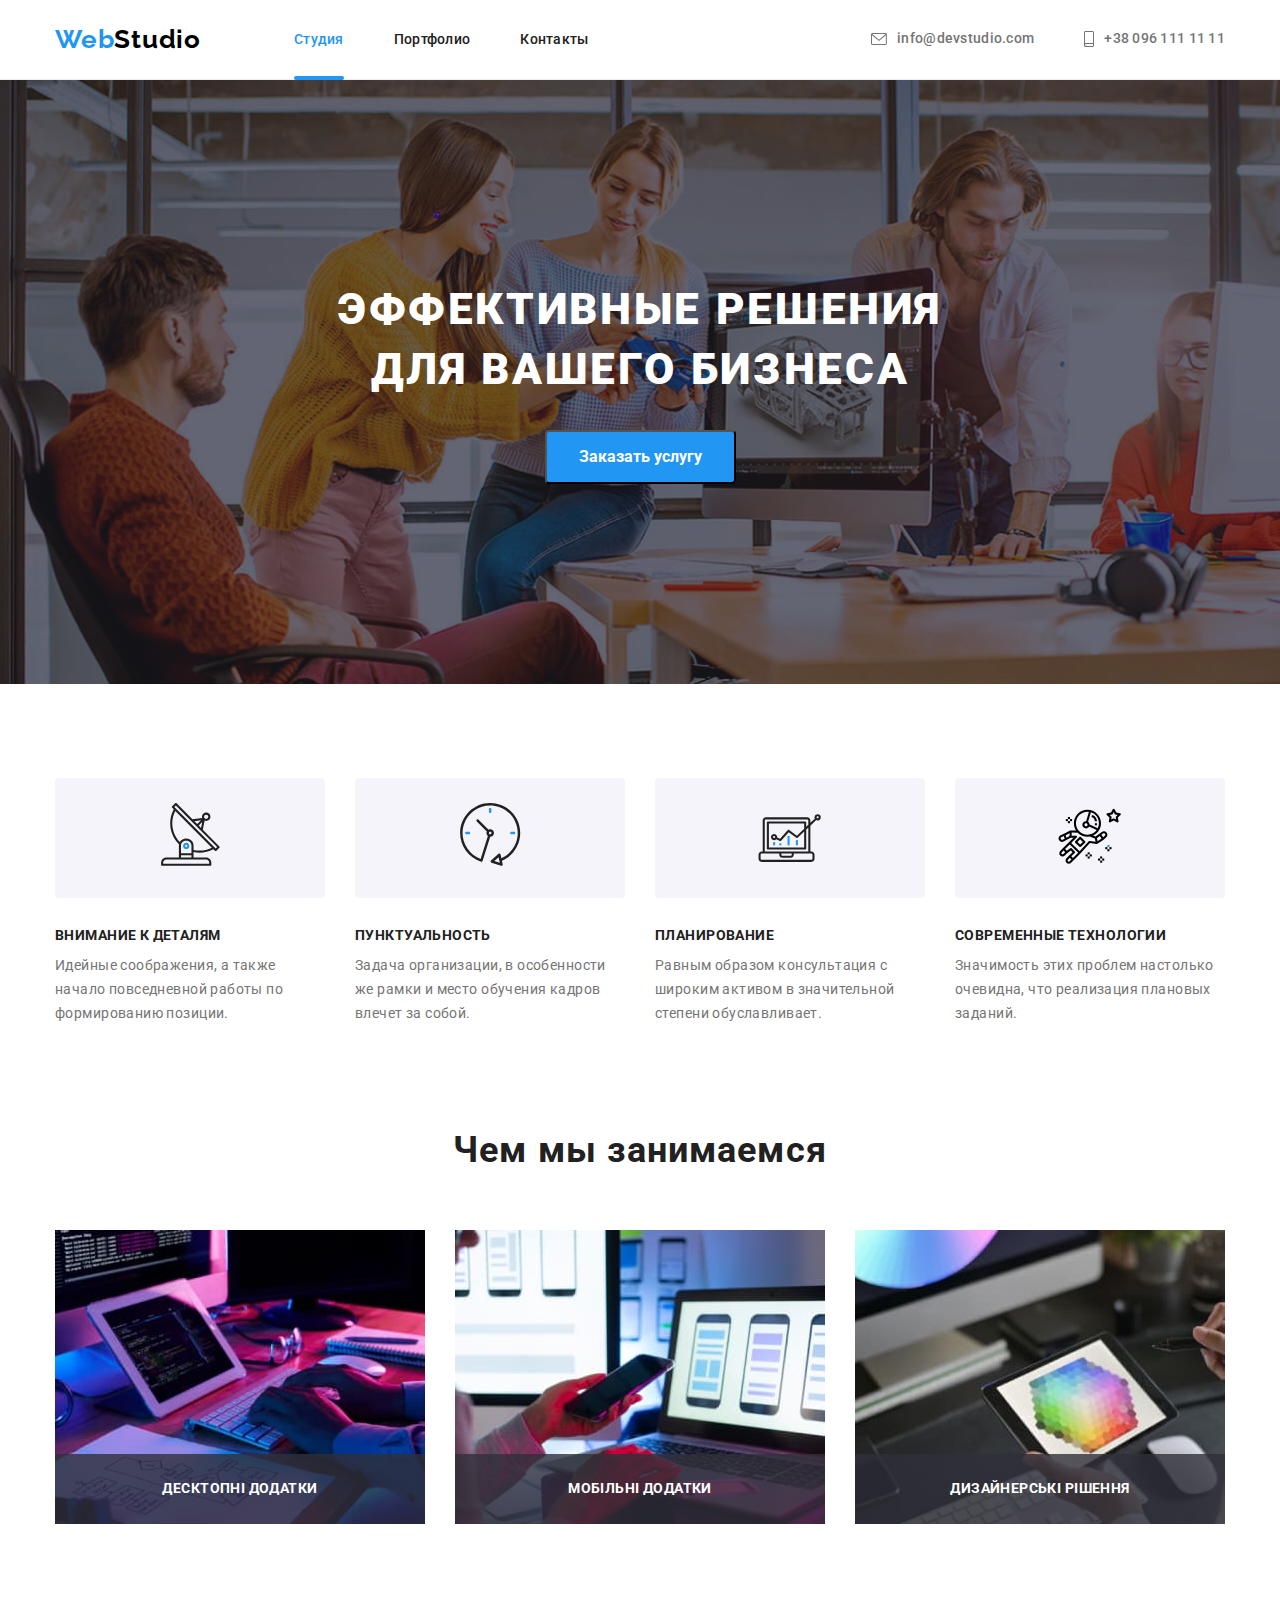
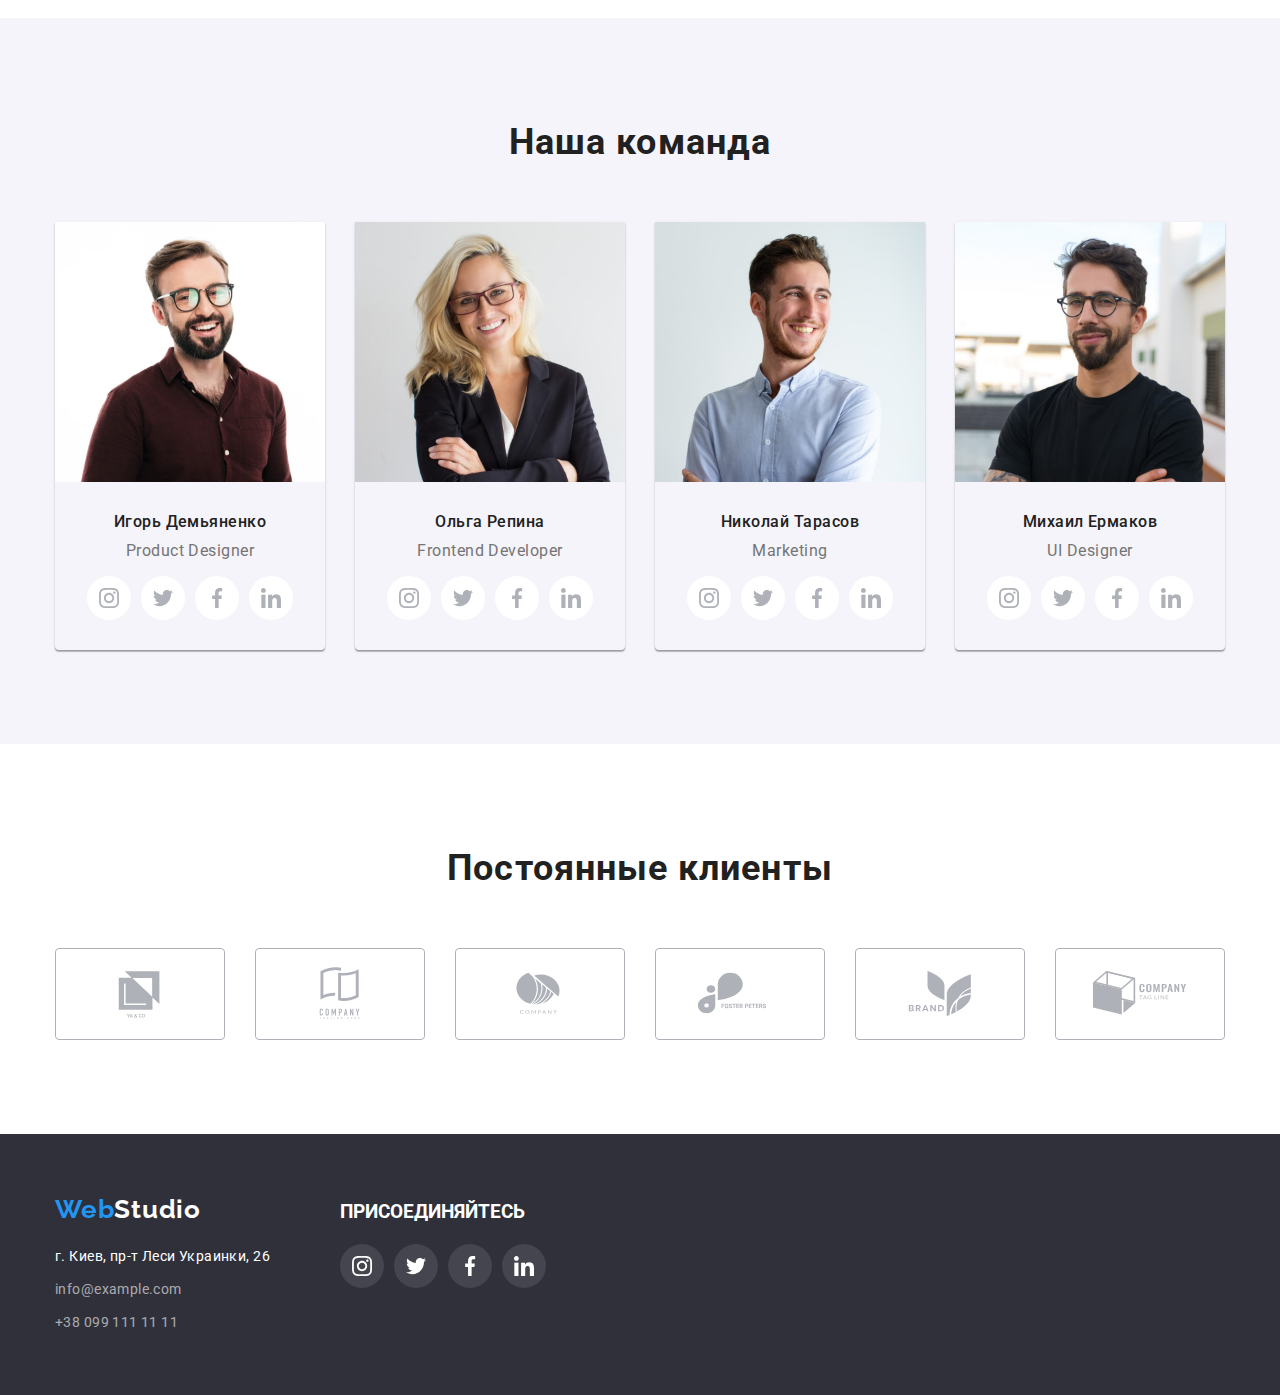
<file: index.html>
<!DOCTYPE html>

<html lang="ru">
	<head>
		<meta charset="UTF-8" />
		<meta http-equiv="X-UA-Compatible" content="IE=edge" />
		<meta name="viewport" content="width=device-width, initial-scale=1.0" />
		<title>Document</title>
		<link rel="preconnect" href="https://fonts.googleapis.com" />
		<link rel="preconnect" href="https://fonts.gstatic.com" crossorigin />
		<link
			href="https://fonts.googleapis.com/css2?family=Raleway:wght@700&family=Roboto:wght@400;500;700;900&display=swap"
			rel="stylesheet"
		/>
		<link
			rel="stylesheet"
			href="https://cdn.jsdelivr.net/npm/modern-normalize@1.1.0/modern-normalize.min.css"
		/>
		<link rel="stylesheet" href="./css/styles.css" />
	</head>
	<!-- HEADER -->
	<body>
		<header class="page-header">
			<div class="container page-header-container">
				<nav class="page-nav">
					<a class="link logo" href=""
						>Web<span class="logo-part">Studio</span></a
					>
					<ul class="menu list">
						<li class="menu-item">
							<a class="menu-link link current" href="./index.html">Студия</a>
						</li>
						<li class="menu-item">
							<a class="menu-link link" href="./portfolio.html">Портфолио</a>
						</li>
						<li class="menu-item">
							<a class="menu-link link" href="./contact.html">Контакты</a>
						</li>
					</ul>
				</nav>
				<ul class="list header-mail">
					<li class="menu-item">
						<a class="link contact" href="mailto:info@devstudio.com"
							>info@devstudio.com
							<svg class="contact-header" width="16" height="12">
								<use href="./images/sprite.svg#icon-envelope"></use>
							</svg>
						</a>
					</li>
					<li class="menu-item">
						</svg>
						<a class="link contact" href="tel:+380961111111"
							>+38 096 111 11 11
							<svg class="contact-header" width="10" height="16">
							   <use href="./images/sprite.svg#icon-smartphone"></use>
							</svg>
						</a>
					</li>
				</ul>
			</div>
		</header>
		<!-- HERO -->
		<main>
			<section class="hero-main">
				<div class="container">
					<h1 class="hero-title">Эффективные решения для вашего бизнеса</h1>
					<button class="modal-btn" type="button" data-modal-open>Заказать услугу</button>
				</div>
			</section>
			<!-- ABOUT -->
			<section class="about">
				<div class="container">
					<h2 class="about-title" hidden>Наши преимущества</h2>
					<ul class="list about-section">
						<li class="servise-title">
							<div class="our-advantage">
								<svg class="advantage-icon" width="70"
										height="70">
									<use
										href="./images/sprite.svg#icon-antenna"
									></use>
								</svg>
							</div>
							<h3 class="services">Внимание к деталям</h3>
							<p class="section-discription">
								Идейные соображения, а также начало повседневной работы по
								формированию позиции.
							</p>
						</li>
						<li class="servise-title">
							<div class="our-advantage">
								<svg class="advantage-icon" width="70"
										height="70">
									<use
										href="./images/sprite.svg#icon-clock"
									></use>
								</svg>
							</div>
							<h3 class="services">Пунктуальность</h3>
							<p class="section-discription">
								Задача организации, в особенности же рамки и место обучения
								кадров влечет за собой.
							</p>
						</li>
						<li class="servise-title">
							<div class="our-advantage">
								<svg class="advantage-icon" width="70"
										height="70">
									<use
										href="./images/sprite.svg#icon-diagram"
									></use>
								</svg>
							</div>
							<h3 class="services">Планирование</h3>
							<p class="section-discription">
								Равным образом консультация с широким активом в значительной
								степени обуславливает.
							</p>
						</li>
						<li class="servise-title">
							<div class="our-advantage">
								<svg class="advantage-icon" width="70"
										height="70">
									<use
										href="./images/sprite.svg#icon-astronaut"
									></use>
								</svg>
							</div>
							<h3 class="services">Современные технологии</h3>
							<p class="section-discription">
								Значимость этих проблем настолько очевидна, что реализация
								плановых заданий.
							</p>
						</li>
					</ul>
				</div>
			</section>
			<!--IMAGES  -->
			<section class="section-image">
				<div class="container">
					<h2 class="subtitle second-title">Чем мы занимаемся</h2>
					<ul class="list about-section">
						<li class="position">
							<img
								src="./images/dz1/img.jpg"
								alt="работа за компьютером"
								width="370"
								height="294"
							/>
							<p class="activity title-activity">
								Десктопні додатки
							</p>
						</li>
						<li class="position">
							<img
								src="./images/dz1/img1.jpg"
								alt="работа за компьютером"
								width="370"
								height="294"
							/>
							<p class="activity title-activity">Мобільні додатки</p>
						</li>
						<li class="position">
							<img
								src="./images/dz1/img2.jpg"
								alt="работа за компьютером"
								width="370"
								height="294"
							/>
							<p class="activity title-activity">Дизайнерські рішення</p>
						</li>
					</ul>
				</div>
			</section>
			<!-- FOTO COMMAND -->
			<section class="team">
				<div class="container">
					<h2 class="subtitle second-title">Наша команда</h2>
					<ul class="list about-section">
						<li class="command">
							<img
								src="./images/dz1/igor-demyaninko.jpg"
								alt="Фото дизайнера"
								width="270"
								height="260"
							/>
							<div class="team-main">
								<h3 class="command-list-foto">Игорь Демьяненко</h3>
								<p class="about-list-foto" lang="en">Product Designer</p>
								<ul class="social-list list">
									<li class="social-list-item">
										<a href="" class="social-list-link">
											<svg class="social-list-icon" width="20" height="20">
												<use href="./images/sprite.svg#icon-instagram"></use>
											</svg>
										</a>
									</li>
									<li class="social-list-item">
										<a href="" class="social-list-link">
											<svg class="social-list-icon" width="20" height="20">
												<use href="./images/sprite.svg#icon-twitter"></use>
											</svg>
										</a>
									</li>
									<li class="social-list-item">
										<a href="" class="social-list-link">
											<svg class="social-list-icon" width="20" height="20">
												<use href="./images/sprite.svg#icon-facebook"></use>
											</svg>
										</a>
									</li>
									<li class="social-list-item">
										<a href="" class="social-list-link">
											<svg class="social-list-icon" width="20" height="20">
												<use href="./images/sprite.svg#icon-linkedin"></use>
											</svg>
										</a>
									</li>
								</ul>
							</div>
						</li>
						<li class="command">
							<img
								src="./images/dz1/olga-repina.jpg"
								alt="Фото фронтенд разработчика"
								width="270"
								height="260"
							/>
							<div class="team-main">
								<h3 class="command-list-foto">Ольга Репина</h3>
								<p class="about-list-foto" lang="en">Frontend Developer</p>
								<ul class="social-list list">
									<li class="social-list-item">
										<a href="" class="social-list-link">
											<svg class="social-list-icon" width="20" height="20">
												<use href="./images/sprite.svg#icon-instagram"></use>
											</svg>
										</a>
									</li>
									<li class="social-list-item">
										<a href="" class="social-list-link">
											<svg class="social-list-icon" width="20" height="20">
												<use href="./images/sprite.svg#icon-twitter"></use>
											</svg>
										</a>
									</li>
									<li class="social-list-item">
										<a href="" class="social-list-link">
											<svg class="social-list-icon" width="20" height="20">
												<use href="./images/sprite.svg#icon-facebook"></use>
											</svg>
										</a>
									</li>
									<li class="social-list-item">
										<a href="" class="social-list-link">
											<svg class="social-list-icon" width="20" height="20">
												<use href="./images/sprite.svg#icon-linkedin"></use>
											</svg>
										</a>
									</li>
								</ul>
							</div>
						</li>
						<li class="command">
							<img
								src="./images/dz1/nikolai-tarasov.jpg"
								alt="Фото маркетолога"
								width="270"
								height="260"
							/>
							<div class="team-main">
								<h3 class="command-list-foto">Николай Тарасов</h3>
								<p class="about-list-foto" lang="en">Marketing</p>
								<ul class="social-list list">
									<li class="social-list-item">
										<a href="" class="social-list-link">
											<svg class="social-list-icon" width="20" height="20">
												<use href="./images/sprite.svg#icon-instagram"></use>
											</svg>
										</a>
									</li>
									<li class="social-list-item">
										<a href="" class="social-list-link">
											<svg class="social-list-icon" width="20" height="20">
												<use href="./images/sprite.svg#icon-twitter"></use>
											</svg>
										</a>
									</li>
									<li class="social-list-item">
										<a href="" class="social-list-link">
											<svg class="social-list-icon" width="20" height="20">
												<use href="./images/sprite.svg#icon-facebook"></use>
											</svg>
										</a>
									</li>
									<li class="social-list-item">
										<a href="" class="social-list-link">
											<svg class="social-list-icon" width="20" height="20">
												<use href="./images/sprite.svg#icon-linkedin"></use>
											</svg>
										</a>
									</li>
								</ul>
							</div>
						</li>
						<li class="command">
							<img
								src="./images/dz1/mihail-ermakov.jpg"
								alt="Фото UI дизайнера"
								width="270"
								height="260"
							/>
							<div class="team-main">
								<h3 class="command-list-foto">Михаил Ермаков</h3>
								<p class="about-list-foto" lang="en">UI Designer</p>
								<ul class="social-list list">
									<li class="social-list-item">
										<a href="" class="social-list-link">
											<svg class="social-list-icon" width="20" height="20">
												<use href="./images/sprite.svg#icon-instagram"></use>
											</svg>
										</a>
									</li>
									<li class="social-list-item">
										<a href="" class="social-list-link">
											<svg class="social-list-icon" width="20" height="20">
												<use href="./images/sprite.svg#icon-twitter"></use>
											</svg>
										</a>
									</li>
									<li class="social-list-item">
										<a href="" class="social-list-link">
											<svg class="social-list-icon" width="20" height="20">
												<use href="./images/sprite.svg#icon-facebook"></use>
											</svg>
										</a>
									</li>
									<li class="social-list-item">
										<a href="" class="social-list-link">
											<svg class="social-list-icon" width="20" height="20">
												<use href="./images/sprite.svg#icon-linkedin"></use>
											</svg>
										</a>
									</li>
								</ul>
							</div>
						</li>
					</ul>
				</div>
			</section>
			<section class="clients-section">
				<div class="container">
					<h2 class="subtitle second-title">Постоянные клиенты</h2>
					<ul class="list list-client">
						<li class="client-item">
							<a href="" class="client-link">
								<svg class="client-list-icon" width="106" height="60">
								    <use href="./images/sprite.svg#icon-Logo"></use>
							    </svg>
							</a>
						</li>
						<li class="client-item">
							<a href="" class="client-link">
								<svg class="client-list-icon" width="106" height="60">
								    <use href="./images/sprite.svg#icon-Logo1"></use>
							    </svg>
							</a>
						</li>
						<li class="client-item">
							<a href="" class="client-link">
								<svg class="client-list-icon" width="106" height="60">
								  <use href="./images/sprite.svg#icon-Logo2"></use>
							    </svg>
						   </a>
						</li>
						<li class="client-item">
							<a href="" class="client-link">
								<svg class="client-list-icon" width="106" height="60">
								    <use href="./images/sprite.svg#icon-Logo3"></use>
							    </svg>
							</a>
						</li>
						<li class="client-item">
							<a href="" class="client-link">
								<svg class="client-list-icon" width="106" height="60">
								    <use href="./images/sprite.svg#icon-Logo4"></use>
							    </svg>
							</a>
						</li>
						<li class="client-item">
							<a href="" class="client-link">
								<svg class="client-list-icon" width="106" height="60">
								   <use href="./images/sprite.svg#icon-Logo5"></use>
							    </svg>
							</a>
						</li>
					</ul>
				</div>
			</section>
		</main>
		<!-- FOOTER -->
		<footer class="footer ">
			<div class="container footer-adress-social">
				<div>
					<a class="link foot-logo" href=""
					>Web<span class="logo-part-footer">Studio</span></a>
				<address class="address-footer">
					 <ul class="list foot-titl">
						<li class="link-footer">
							<a
								class="link mail address-main"
								href="https://goo.gl/maps/uzGqevMkrMjdxonUA"
								target="_blank"
								rel="noopener noreferrer"
								>г. Киев, пр-т Леси Украинки, 26</a
							>
						</li>
						<li class="link-footer">
							<a class="link address-main" href="mailto:info@example.com"
								>info@example.com</a
							>
						</li>
						<li class="link-footer">
							<a class="link address-main" href="tel:+380991111111"
								>+38 099 111 11 11</a
							>
						</li>
					</ul>
				</address>
				</div>
				<div class="footer-icon">
					<h3 class="footer-social">ПРИСОЕДИНЯЙТЕСЬ</h3>
					<ul class="footer-list list">
							<li class="footer-list-item">
								<a href="" class="footer-list-link">
									<svg class="footer-list-icon" width="20" height="20">
											<use href="./images/sprite.svg#icon-instagram"></use>
									</svg>
								</a>
							</li>
							<li class="footer-list-item">
								<a href="" class="footer-list-link">
									<svg class="footer-list-icon" width="20" height="20">
										<use href="./images/sprite.svg#icon-twitter"></use>
									</svg>
								</a>
							</li>
							<li class="footer-list-item">
								<a href="" class="footer-list-link">
									<svg class="footer-list-icon" width="20" height="20">
										<use href="./images/sprite.svg#icon-facebook"></use>
									</svg>
								</a>
							</li>
							<li class="footer-list-item">
								<a href="" class="footer-list-link">
									<svg class="footer-list-icon" width="20" height="20">
									     <use href="./images/sprite.svg#icon-linkedin"></use>
									</svg>
								</a>
							</li>
					</ul>
				</div>
			</div>
			<div class="backdrop is-hidden" data-modal>
			    <div class="modal">
				     <button type="button" class="modal-close-btn" data-modal-close>
						<svg class="modal-svg-btn" width="18" height="18">
							<use href="./images/sprite.svg#icon-modal-close"></use>
						</svg>
					 </button>
                </div>
			</div>
		</footer>
		<script src="./js/modal.js"></script>
	</body>
</html>
</file>
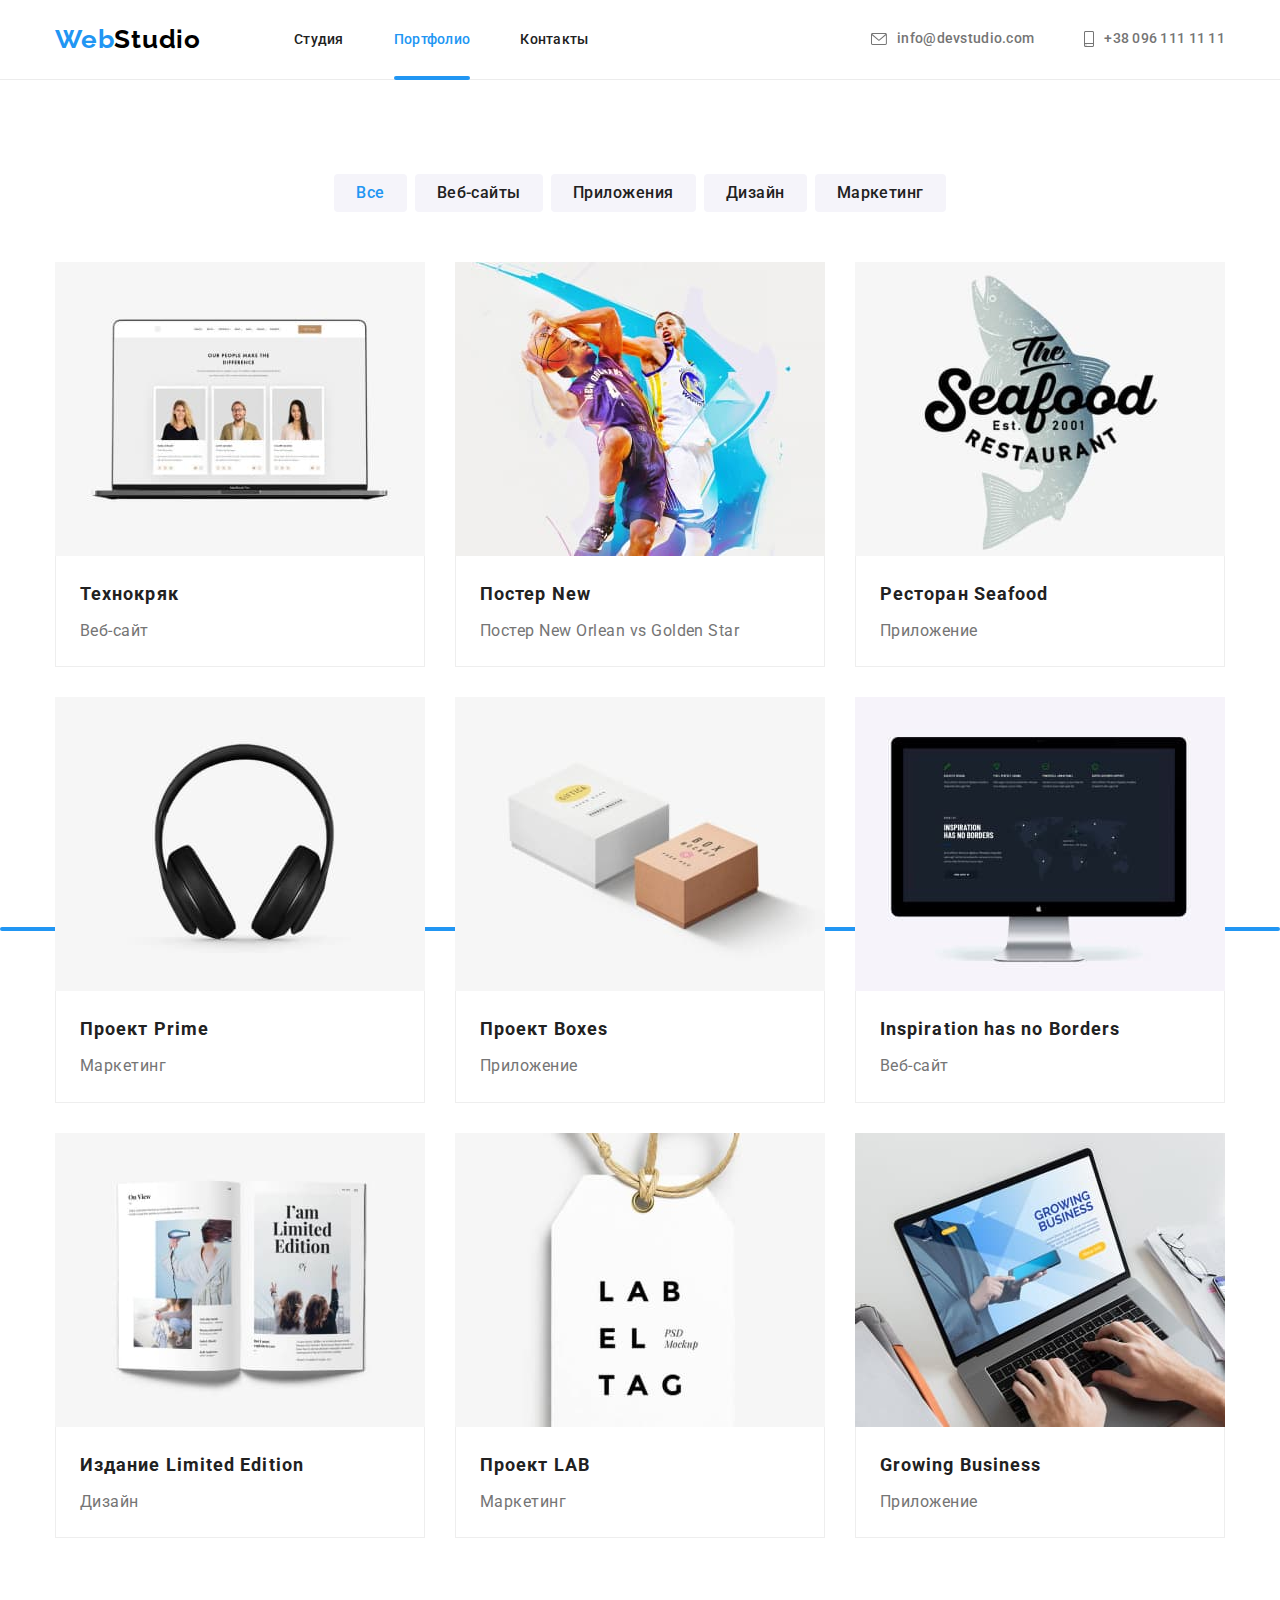
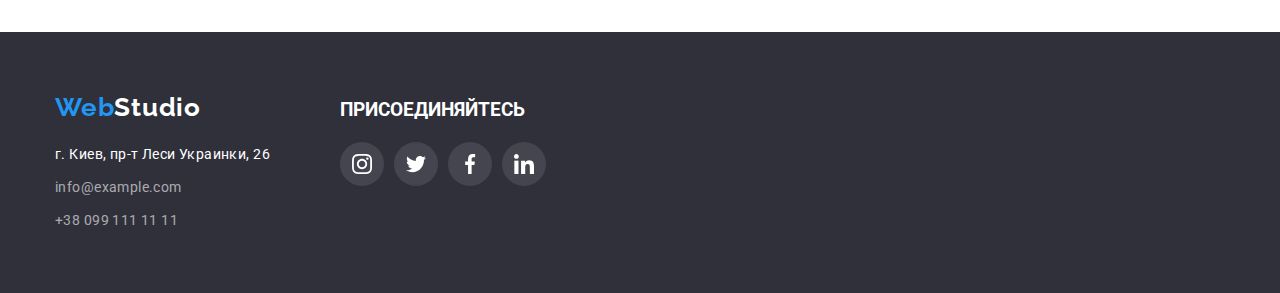
<file: portfolio.html>
<!DOCTYPE html>
<html lang="ru">
	<head>
		<meta charset="UTF-8" />
		<meta http-equiv="X-UA-Compatible" content="IE=edge" />
		<meta name="viewport" content="width=device-width, initial-scale=1.0" />
		<title>Document</title>
		<link rel="preconnect" href="https://fonts.googleapis.com" />
		<link rel="preconnect" href="https://fonts.gstatic.com" crossorigin />
		<link
			href="https://fonts.googleapis.com/css2?family=Raleway:wght@700&family=Roboto:wght@400;500;700;900&display=swap"
			rel="stylesheet"
		/>
		<link
			rel="stylesheet"
			href="https://cdn.jsdelivr.net/npm/modern-normalize@1.1.0/modern-normalize.min.css"
		/>
		<link rel="stylesheet" href="./css/styles.css" />
	</head>
	<body>
		<header class="page-header">
			<div class="container page-header-container">
				<nav class="page-nav">
					<a class="link logo" href=""
						>Web<span class="logo-part">Studio</span></a
					>
					<ul class="menu list">
						<li class="menu-item">
							<a class="menu-link link" href="./index.html">Студия</a>
						</li>
						<li class="menu-item">
							<a class="menu-link link current" href="./portfolio.html">Портфолио</a>
						</li>
						<li class="menu-item">
							<a class="menu-link link" href="./contact.html">Контакты</a>
						</li>
					</ul>
				</nav>
				<ul class="list header-mail">
					<li class="menu-item">
						<a class="link contact" href="mailto:info@devstudio.com"
							>info@devstudio.com
							<svg class="contact-header" width="16" height="12">
								<use href="./images/sprite.svg#icon-envelope"></use>
							</svg>
						</a>
					</li>
					<li class="menu-item">
						</svg>
						<a class="link contact" href="tel:+380961111111"
							>+38 096 111 11 11
							<svg class="contact-header" width="10" height="16">
							   <use href="./images/sprite.svg#icon-smartphone"></use>
							</svg>
						</a>
					</li>
				</ul>
			</div>
		</header>
		<!-- Section -->
		<main>
			<section class="one-section">
				<div class="container">
					<h1 hidden>Список работ</h1>
					<ul class="list second-section">
						<li class="btn-portfolio">
							<button class="modal-btn-white current" type="button">Все</button>
						</li>
						<li class="btn-portfolio">
							<button class="modal-btn-white" type="button">Веб-сайты</button>
						</li>
						<li class="btn-portfolio">
							<button class="modal-btn-white" type="button">Приложения</button>
						</li>
						<li class="btn-portfolio">
							<button class="modal-btn-white" type="button">Дизайн</button>
						</li>
						<li class="btn-portfolio">
							<button class="modal-btn-white" type="button">Маркетинг</button>
						</li>
					</ul>
					<ul class="list card">
						<li class="portfolio-section">
						   <a class="link portfolio-title" href="">
								<div class="portfolio-list-img">
									<img
									src="./images/dz2/photo_1.jpg"
									alt="Технокряк"
									width="370"/>
								    <p class="overlay">Ресурс пропонує комплексні пропозиції з різним рівнем функціоналу та сервісів. Все це дозволить відвідувачу отримати вичерпні відомості про компанію чи приватну особу.</p>
								</div>
								<div class="our-works">
									<h2 class="projects">Технокряк</h2>
									<p class="works">Веб-сайт</p>
								</div>
						   </a>
						</li>
						<li class="portfolio-section">
							<a class="link portfolio-title" href="">
								<div class="portfolio-list-img">
									<img
									src="./images/dz2/photo_2.jpg"
									alt="Growing Business"
									width="370"/>
                                   <p class="overlay">Ресурс пропонує комплексні пропозиції з різним рівнем функціоналу та сервісів. Все це дозволить відвідувачу отримати вичерпні відомості про компанію чи приватну особу.</p>
								</div>
								<div class="our-works">
									<h2 class="projects">Постер New</h2>
									<p class="works">Постер New Orlean vs Golden Star</p>
								</div>
							</a>
						</li>
						<li class="portfolio-section">
							<a class="link portfolio-title" href="">
								<div class="portfolio-list-img">
									<img
									src="./images/dz2/photo_3.jpg"
									alt="Growing Business"
									width="370"/>
									<p class="overlay">Ресурс пропонує комплексні пропозиції з різним рівнем функціоналу та сервісів. Все це дозволить відвідувачу отримати вичерпні відомості про компанію чи приватну особу.</p>
								</div>
								<div class="our-works">
									<h2 class="projects">Ресторан Seafood</h2>
									<p class="works">Приложение</p>
								</div>
							</a>
						</li>
						<li class="portfolio-section">
							<a class="link portfolio-title" href="">
								<div class="portfolio-list-img">
									<img
									src="./images/dz2/photo_4.jpg"
									alt="Growing Business"
									width="370"/>
									<p class="overlay">Ресурс пропонує комплексні пропозиції з різним рівнем функціоналу та сервісів. Все це дозволить відвідувачу отримати вичерпні відомості про компанію чи приватну особу.</p>
								</div>
								<div class="our-works">
									<h2 class="projects">Проект Prime</h2>
									<p class="works">Маркетинг</p>
								</div>
							</a>
						</li>
						<li class="portfolio-section">
							<a class="link portfolio-title" href="">
								<div class="portfolio-list-img">
									<img
									src="./images/dz2/photo_5.jpg"
									alt="Growing Business"
									width="370"/>
									<p class="overlay">Ресурс пропонує комплексні пропозиції з різним рівнем функціоналу та сервісів. Все це дозволить відвідувачу отримати вичерпні відомості про компанію чи приватну особу.</p>
								</div>
								<div class="our-works">
									<h2 class="projects">Проект Boxes</h2>
									<p class="works">Приложение</p>
								</div>
							</a>
						</li>
						<li class="portfolio-section">
							<a class="link portfolio-title" href="">
								<div class="portfolio-list-img">
									<img
									src="./images/dz2/photo_6.jpg"
									alt="Growing Business"
									width="370"/>
									<p class="overlay">Ресурс пропонує комплексні пропозиції з різним рівнем функціоналу та сервісів. Все це дозволить відвідувачу отримати вичерпні відомості про компанію чи приватну особу.</p>
								</div>
								<div class="our-works">
									<h2 class="projects">Inspiration has no Borders</h2>
									<p class="works">Веб-сайт</p>
								</div>
							</a>
						</li>
						<li class="portfolio-section">
							<a class="link portfolio-title" href="">
								<div class="portfolio-list-img">
									<img
									src="./images/dz2/photo_7.jpg"
									alt="Growing Business"
									width="370"/>
									<p class="overlay">Ресурс пропонує комплексні пропозиції з різним рівнем функціоналу та сервісів. Все це дозволить відвідувачу отримати вичерпні відомості про компанію чи приватну особу.</p>
								</div>
								<div class="our-works">
									<h2 class="projects">Издание Limited Edition</h2>
									<p class="works">Дизайн</p>
								</div>
							</a>
						</li>
						<li class="portfolio-section">
							<a class="link portfolio-title" href="">
								<div class="portfolio-list-img">
									<img
									src="./images/dz2/photo_8.jpg"
									alt="Growing Business"
									width="370"/>
									<p class="overlay">Ресурс пропонує комплексні пропозиції з різним рівнем функціоналу та сервісів. Все це дозволить відвідувачу отримати вичерпні відомості про компанію чи приватну особу.</p>
								</div>
								<div class="our-works">
									<h2 class="projects">Проект LAB</h2>
									<p class="works">Маркетинг</p>
								</div>
							</a>
						</li>
						<li class="portfolio-section">
							<a class="link portfolio-title" href="">
								<div class="portfolio-list-img">
									<img
									src="./images/dz2/photo_9.jpg"
									alt="Growing Business"
									width="370"/>
									<p class="overlay">Ресурс пропонує комплексні пропозиції з різним рівнем функціоналу та сервісів. Все це дозволить відвідувачу отримати вичерпні відомості про компанію чи приватну особу.</p>
								</div>
								<div class="our-works">
									<h2 class="projects">Growing Business</h2>
									<p class="works">Приложение</p>
								</div>
							</a>
						</li>
					</ul>
				</div>
			</section>
		</main>
		<!-- -----FOOTER----- -->
		<footer class="footer">
			<div class="container footer-adress-social">
				<div>
					<a class="link foot-logo" href=""
						>Web<span class="logo-part-footer">Studio</span></a
					>
					<address class="address-footer">
						<ul class="list foot-titl">
							<li class="link-footer">
								<a
									class="link mail address-main"
									href="https://goo.gl/maps/uzGqevMkrMjdxonUA"
									target="_blank"
									rel="noopener noreferrer"
									>г. Киев, пр-т Леси Украинки, 26</a
								>
							</li>
							<li class="link-footer">
								<a class="link address-main" href="mailto:info@example.com"
									>info@example.com</a
								>
							</li>
							<li class="link-footer">
								<a class="link address-main" href="tel:+380991111111"
									>+38 099 111 11 11</a
								>
							</li>
						</ul>
					</address>
				</div>
				<div class="footer-icon">
					<h3 class="footer-social">ПРИСОЕДИНЯЙТЕСЬ</h3>
					<ul class="footer-list list">
						<li class="footer-list-item">
							<a href="" class="footer-list-link">
								<svg class="footer-list-icon" width="20" height="20">
									<use href="./images/sprite.svg#icon-instagram"></use>
								</svg>
							</a>
						</li>
						<li class="footer-list-item">
							<a href="" class="footer-list-link">
								<svg class="footer-list-icon" width="20" height="20">
									<use href="./images/sprite.svg#icon-twitter"></use>
								</svg>
							</a>
						</li>
						<li class="footer-list-item">
							<a href="" class="footer-list-link">
								<svg class="footer-list-icon" width="20" height="20">
									<use href="./images/sprite.svg#icon-facebook"></use>
								</svg>
							</a>
						</li>
						<li class="footer-list-item">
							<a href="" class="footer-list-link">
								<svg class="footer-list-icon" width="20" height="20">
									<use href="./images/sprite.svg#icon-linkedin"></use>
								</svg>
							</a>
						</li>
					</ul>
				</div>
			</div>
		</footer>
		</div>
	</body>
</html>
</file>
<file: css/styles.css>
h1,h2,h3,h4,p {
    margin-top: 0;
    margin-bottom: 0;
}
ul,ol {
    margin-top: 0;
    margin-bottom: 0;
    padding-left: 0;
}
img {
    display: block;
}
button{
    cursor: pointer;
}

.list {
    list-style: none;
}
.link {
    text-decoration: none;
}
.container{
    width: 1200px;
    margin-left: auto;
    margin-right: auto;
    padding-left: 15px;
    padding-right: 15px;
}
:root{
    --transition: 250ms cubic-bezier(0.4, 0, 0.2, 1);
}
/* ==============COMPONENTS================ */

body{
    font-family: 'Roboto', sans-serif;
}
.modal-btn {
    padding-left: 32px;
    padding-right: 32px;
    padding-top: 10px;
    padding-bottom: 10px;
    font-family: inherit;
    font-weight: 700;
    font-size: 16px;
    line-height: 1.9;
    margin-bottom: 200px;
    
    margin-top: 40px;
    border-radius: 4px;
    margin: 0 auto;


    
    Offset:rgba(0, 0, 0, 0.15);
    

    color: #FFFFFF;
    background-color: #2196F3;
    transition: background-color var(--transition);
}

.modal-btn:hover,
.modal-btn:focus{
    background-color: #188ce8;
}

.services{
        font-weight: 700;
        font-size: 14px;
        line-height: 1.14;
        letter-spacing: 0.03em;
        text-transform: uppercase;
        margin-bottom: 10px;
    
        color: #212121;
}
.subtitle {
    font-weight: 700;
    font-size: 36px;
    line-height: 1.67;
    letter-spacing: 0.03em;

    color: #212121;
}

.section-discription {
    font-size: 14px;
    line-height: 1.71;
    /* or 171% */

    letter-spacing: 0.03em;

    color: #757575;
}
.section-image{
    padding-bottom: 94px;
}

/* ===============/COMPONENTS================ */

/* ===================HEADER================ */

.page-header-container{
    display: flex;
    align-items: center;
}
.page-header{
    padding-top: 24px;
    padding-bottom: 24px;
    border-bottom: 1px solid #ECECEC

}
.page-nav{
    display: flex;
    align-items: center;
    top: 0;
    left: 0;
    margin-right: 93px;
}
.menu{
    display: flex;
    align-items: center;
}
.header-mail{
    display: flex;
    align-items: center;
}
.menu-item:not(:last-child)
{margin-right: 50px;
}

.logo {
    font-family: 'Raleway', sans-serif;
        font-weight: 700;
        font-size: 26px;
        line-height: 1.19;
        letter-spacing: 0.03em;
        margin-right: 93px;
        color: #2196F3;
}
.logo-part {
    color: black;
}
.current{
    display: inline-block;
    color: #2196F3;
}
.current::after {
    position: absolute;
    content: " ";
   left: 0;
    bottom: 0;
    margin-bottom: -31px;
    width: 100%;
    height: 4px;
    background: rgb(33 150 243);
    border-radius: 2px;
}
.menu-item{
    position: relative;
}
.menu-link {
        font-weight: 500;
        font-size: 14px;
        line-height: 1.14;
        letter-spacing: 0.02em;
        transition: color var(--transition);
    
        color: #212121;
}
.menu-link:hover,
.menu-link:focus{
    color: #2196F3;
}
.contact{
      display: flex;
        justify-content: center;
        align-items: center;
        font-weight: 500;
        font-size: 14px;
        line-height: 1.14;
        letter-spacing: 0.02em;
        transition: color var(--transition);
    
        color: #757575;
}
.contact:hover,
.contact:focus
{color: #2196F3;}

.header-mail{
    margin-left: auto;
}
.contact-header{
    order: -1;
    fill: #757575;
    margin-right: 10px;
    cursor: pointer;
    fill: currentColor;
}
/*=====================/HEADER================ */

/* ====================HERO==================== */

.hero-main{
    background: #2F303A;
        max-width: 1600px;
        border-radius: 0px;
        margin: 0 auto;
        text-align: center;
        padding-top: 200px;
        padding-bottom: 200px;
    background-image: linear-gradient(rgba(47, 48, 58, 0.4), rgba(47, 48, 58, 0.4)), url(../images/hero/bg.jpg);
    background-size: cover;
    background-color: #C4C4C4;
    } 
  

.hero-btn{
    display: flex;
    justify-content: center;
    align-items: center;
}
.hero-title {
    width: 696px;
    font-weight: 900;
    font-size: 44px;
    line-height: 1.36;
    /* or 136% */
    text-align: center;
    margin: 0 auto;
    margin-bottom: 30px;
   
    letter-spacing: 0.06em;
    text-transform: uppercase;

    color: #FFFFFF;
}
/* ====================/HERO=============== */

/* ============ABOUT============ */
.about-section{
    display: flex;
    justify-content: space-between;
    flex-wrap: wrap;
}
.about{
    padding-bottom: 94px;
    padding-top: 94px;
}
.servise-title{
    width: 270px;

}
.our-advantage{
    display: flex;
    align-items: center;
    justify-content: center;

   background-color: #F5F4FA;
   width: 270px;
   height: 120px;
   border-radius: 4px;
   margin-bottom: 30px;
}
/*===========/ABOUT=========== */

/* ============Images============== */

.second-title{
    margin-bottom: 50px;
    text-align: center;
}


.title-activity {
    font-weight: 700;
    font-size: 14px;
    line-height: 1.14;
    letter-spacing: 0.03em;
    text-transform: uppercase;
}

.activity {
    display: flex;
    gap: 30px;
}
.activity.title-activity {
    position: absolute;
    bottom: 0;
    justify-content: center;
    align-items: center;
    width: 100%;
    height: 70px;
    color: #FFFFFF;
    background-color: rgb(47 48 58 / 80%);
}
.position{
    position: relative;
}
/* =============/Images========== */

/* =========FOTO COMAND========= */
.command-list-foto{
        font-weight: 500;
        font-size: 16px;
        line-height: 1.19;
        /* identical to box height */
        margin-bottom: 10px;
    
        text-align: center;
        letter-spacing: 0.03em;
    
        color: #212121;
}
.command-list{
    background: #F5F4FA;
    Width: 1600px;
    Height: 648px; 
    Top: 1449px;

}
.command{
    box-shadow: 0px 1px 3px rgba(0, 0, 0, 0.12), 0px 1px 1px rgba(0, 0, 0, 0.14), 0px 2px 1px rgba(0, 0, 0, 0.2);
    border-radius: 0px 0px 4px 4px;
}
.about-list-foto{
        font-size: 16px;
        line-height: 1.19;

        letter-spacing: 0.03em;
        text-align: center;
    
        color: #757575;
}
.team{
    background-color: #F5F4FA;
    padding-bottom: 94px;
    padding-top: 94px;
}
.team-main{
    padding-top: 30px;
    padding-bottom: 30px;
}
.social-list-link{
    display: flex;
    justify-content: center;
    align-items: center;
    width: 44px;
    height: 44px;
    border-radius: 50%;
    background-color: #FFFFFF;

    transition: background-color var(--transition);}

.social-list-link:hover,
.social-list-link:focus{
    background-color: #2196F3;
}

.social-list-link:hover .social-list-icon,
.social-list-link:focus .social-list-icon{
    fill: #FFFFFF;
}

.social-list{
    display: flex;
    justify-content: center;
    gap: 10px;
    margin-top: 16px;
}
.social-list-icon{
    fill: #AFB1B8;
    transition: fill var(--transition)
}


/* ================Clients========== */

.clients-section{
    padding-bottom: 94px;
    padding-top: 94px;
}

.list-client{
    display: flex;
    justify-content: space-between;
    align-items: center;
}

.client-link{
    display: flex;
    justify-content: center;
    align-items: center;
    width: 170px;
    height: 92px;
    border: 1px solid #AFB1B8;
    border-radius: 4px;
    cursor: pointer;

    transition: border-color var(--transition) ;
}

.client-list-icon{
    fill: #AFB1B8;
    transition: fill var(--transition);
}

.client-item:hover .client-list-icon,
.client-item:focus .client-list-icon{
    fill: #2196F3;
}
.client-link:hover,
.client-link:focus{
    border-color: #2196F3;

}
/* ================/Clients========== */
/* ==========FOOTER================== */
.footer{
    background: #2F303A;
    padding-top: 60px;
    padding-bottom: 60px;
    
}
.foot-logo{
    font-family: 'Raleway', sans-serif;
        font-weight: 700;
        font-size: 26px;
        line-height: 1.19;
        letter-spacing: 0.03em;
        color: #2196F3;
        margin-bottom: 20px;
}
.link-footer:not(:last-child){
    margin-bottom: 9px;
}
.address-footer{
    font-style: normal;
    margin-top: 20px;

}
 .logo-part-footer{
    color: #FFFFFF;
}
.address-main{
    font-size: 14px;
    line-height: 1.71;
    /* or 171% */

    letter-spacing: 0.03em;

    color: rgba(255, 255, 255, 0.6);
}
.mail {
    color: #FFFFFF;
}
.address-main:hover,
.address-main:focus {
    color: #2196F3;
}

.footer-social{
    font-family: 'Roboto', sans-serif;
    font-weight: 700;
    size: 14px; 
    Line-height: 1,14; 
    color: #FFFFFF;
    margin-bottom: 20px;
}

.footer-list-link{
       display: flex;
        justify-content: center;
        align-items: center;
        width: 44px;
        height: 44px;
        border-radius: 50%;
        background-color: rgba(255, 255, 255, 0.1);
        transition: background-color var(--transition);
}
.footer-list-link:hover,
.footer-list-link:focus{
    background-color: #2196F3;
}
   
.footer-list-icon{
    Fill: #FFFFFF;
    transition: fill var(--transition);
}
.footer-adress-social{
    display: flex;
    align-items: baseline;
}

.footer-icon{
    margin-left: 70px;
}

.footer-list{
    display: flex;
    flex-wrap: wrap;
    align-items: center;
    justify-content: center;
    gap: 10px;
}


/* ===========PORTFOLIO=========== */
.modal-btn-white{
    font-family: inherit;
        border: none;
        cursor: pointer;
        font-weight: 500;
        font-size: 16px;
        line-height: 1.63;
        padding-top: 6px;
        padding-bottom: 6px;
        padding-left: 22px;
        padding-right: 22px;
        /* identical to box height, or 162% */

        border-radius: 4px;
        letter-spacing: 0.03em;
    
        color: #212121;
        background: #F5F4FA;
        transition: color var(--transition), background var(--transition);
}

.modal-btn-white:hover,
.modal-btn-white:focus{
    color: #FFFFFF;
    background: #2196F3;
}
.second-section{
    display: flex;
    align-items: center;
    justify-content: center;
    margin-bottom: 50px;
}
       
.works{
    line-height: 1.9;
    /* identical to box height, or 188% */

    letter-spacing: 0.03em;

    color: #757575;}

.projects{
        font-weight: 700;
        font-size: 18px;
        line-height: 2;
        margin-bottom: 4px;
        /* identical to box height, or 200% */
    
        letter-spacing: 0.06em;
    
        color: #212121;
}
.btn-portfolio:not(:last-child){
    margin-right: 8px;
}
.current {
    color: #2196F3;
}
.portfolio-main{
    margin-bottom: 94px;
}
.card{ 
    display: flex;
    justify-content: space-between;
    flex-wrap: wrap;
    gap: 30px;
}
.our-works{
    padding-left: 24px;
    padding-top: 20px;
    padding-bottom: 20px;
    padding-right: 24px;
    border: 1px solid #EEEEEE;
    border-top: none;
  
}
.one-section{
    padding-top: 94px;
    padding-bottom: 94px;
}
.portfolio-title:hover,
.portfolio-title:focus{
    box-shadow: 1px 1px rgba(0, 0, 0, 0.12),
        0px 4px 4px rgba(0, 0, 0, 0.06),
        1px 4px 6px rgba(0, 0, 0, 0.16);
}

.portfolio-list-img {
    position: relative;
    overflow: hidden;
}

.overlay{
    position: absolute;
    font-size: 18px; 
    line-height: 28px;
    left: 0;
    top: 0; 
    width: 100%;
    height: 100%;
    overflow: auto;
    transform: translate(0,100%);
    transition: transform var(--transition);

    padding-top: 63px;
    padding-bottom: 63px;
    padding-left: 24px;
    padding-right: 24px;
    color: #FFFFFF;
    background-color: rgba(33, 150, 243, 0.9);
}
.portfolio-title{
    display: block;
}

.portfolio-title:hover .overlay,
.portfolio-title:focus{
    transform: translate(0, 0);
}

/* ===========ModalWindow========== */
.backdrop {
    position: fixed;
    z-index: 100;
    top: 0;
    left: 0;
    width: 100%;
    height: 100%;
    background-color: rgba(0, 0, 0, 0.2);
    transition: opacity var(--transition), visibility var(--transition)
}

.backdrop.is-hidden{
    opacity: 0;
    visibility: hidden;
    pointer-events: none;
}
.modal{
    position: absolute;
    top: 50%;
    left: 50%;
    transform: translate(-50%,-50%);
   width: 528px;
   height: 580px;
   background-color: #FFFFFF;
}
.modal-close-btn{
    position: absolute;
    top: 10px;
    right: 10px;
    display: flex;
    justify-content: center;
    align-items: center;
    width: 30px;
    height: 30px;
    border-radius: 50%;
    background-color: transparent;
    border: 1px solid #555555;
    padding: 0;
    transition: border-color var(--transition);
}
.modal-close-btn:hover,
.modal-close-btn:focus{
    border-color: #2196F3;
}
.modal-close-btn:hover .modal-svg-btn,
.modal-close-btn:focus .modal-svg-btn{
    fill: #2196F3;
}
.modal-svg-btn{
    transition: fill var(--transition);
}
</file>
